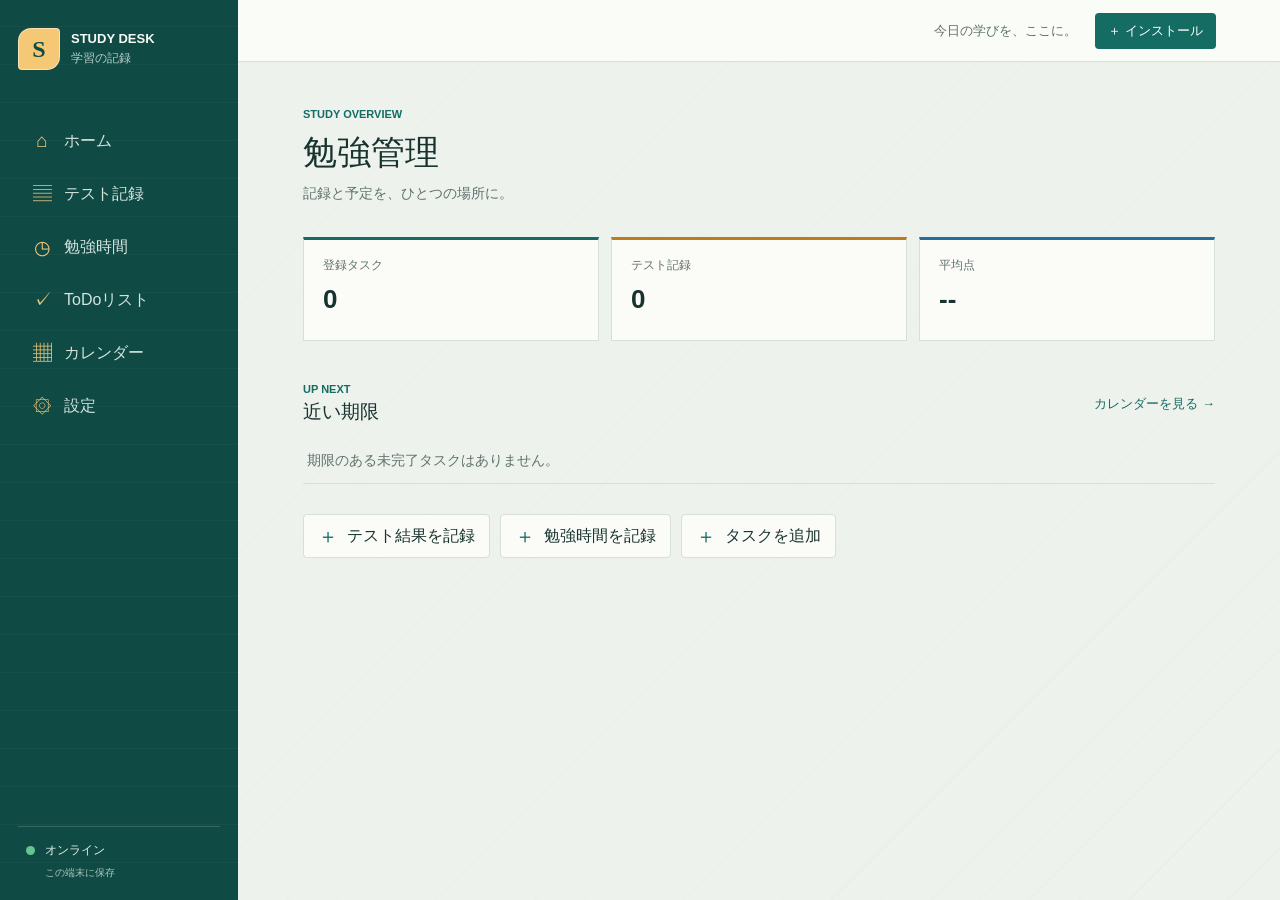
<file: index.html>
<!doctype html>
<html lang="ja">
  <head>
    <meta charset="utf-8">
    <meta http-equiv="refresh" content="0; url=pwa/">
    <meta name="viewport" content="width=device-width, initial-scale=1">
    <title>Study Desk</title>
  </head>
  <body>
    <p><a href="pwa/">Study Deskを開く</a></p>
  </body>
</html>
</file>
<file: pwa/styles.css>
:root {
  color-scheme: light;
  --ink: #18332f;
  --muted: #60716d;
  --paper: #fbfcf8;
  --canvas: #edf2ed;
  --line: #d6dfd8;
  --green: #146c63;
  --green-dark: #104a45;
  --green-pale: #e4f1ec;
  --blue: #286c9c;
  --blue-pale: #e8f1f8;
  --red: #bb4b42;
  --red-pale: #faeae6;
  --amber: #bc7b1d;
  --shadow: 0 12px 34px rgb(24 51 47 / 7%);
  font-family: "Yu Gothic UI", "Hiragino Kaku Gothic ProN", Meiryo, sans-serif;
  color: var(--ink);
  background: var(--canvas);
  font-synthesis: none;
  text-rendering: optimizeLegibility;
}

html[data-theme="dark"] {
  color-scheme: dark;
  --ink: #e4eee9;
  --muted: #a4b5ad;
  --paper: #1d2a27;
  --canvas: #111a18;
  --line: #394943;
  --green: #70c8ae;
  --green-dark: #0c302d;
  --green-pale: #29473f;
  --blue: #8bc6ed;
  --red: #f09a8e;
  --amber: #e8b861;
  --shadow: 0 12px 34px rgb(0 0 0 / 24%);
}

* {
  box-sizing: border-box;
}

body {
  min-width: 320px;
  min-height: 100vh;
  margin: 0;
  background:
    repeating-linear-gradient(135deg, transparent 0 34px, rgb(20 108 99 / 2%) 34px 35px),
    var(--canvas);
  letter-spacing: 0;
}

button,
input,
select {
  font: inherit;
  letter-spacing: 0;
}

button {
  color: inherit;
}

button:focus-visible,
a:focus-visible,
input:focus-visible,
select:focus-visible {
  outline: 3px solid #e2a54a;
  outline-offset: 3px;
}

.app-shell {
  min-height: 100vh;
}

.sidebar {
  position: fixed;
  z-index: 5;
  inset: 0 auto 0 0;
  display: flex;
  width: 238px;
  flex-direction: column;
  padding: 28px 18px 20px;
  color: #f5faf7;
  background: var(--green-dark);
  background-image: repeating-linear-gradient(0deg, transparent 0 37px, rgb(255 255 255 / 3%) 37px 38px);
}

.brand {
  display: flex;
  align-items: center;
  gap: 11px;
  color: inherit;
  text-decoration: none;
}

.brand-mark {
  display: grid;
  width: 42px;
  aspect-ratio: 1;
  place-items: center;
  border: 1px solid rgb(255 255 255 / 45%);
  border-radius: 13px 4px 13px 4px;
  color: var(--green-dark);
  background: #f4c875;
  font-family: Georgia, "Yu Mincho", serif;
  font-size: 24px;
  font-weight: 700;
}

.brand strong,
.brand small {
  display: block;
}

.brand strong {
  font-size: 13px;
}

.brand small {
  margin-top: 4px;
  color: #b6d0c7;
  font-size: 12px;
}

.main-nav {
  display: grid;
  gap: 7px;
  margin-top: 48px;
}

.main-nav button,
.mobile-nav button {
  display: flex;
  align-items: center;
  gap: 12px;
  min-height: 46px;
  padding: 0 13px;
  border: 1px solid transparent;
  border-radius: 5px;
  color: #d4e4de;
  background: transparent;
  text-align: left;
  cursor: pointer;
}

.main-nav button:hover,
.main-nav button.is-active {
  border-color: rgb(255 255 255 / 14%);
  color: #fff;
  background: rgb(255 255 255 / 10%);
}

.nav-symbol {
  width: 20px;
  color: #f4c875;
  font-size: 19px;
  text-align: center;
}

.sidebar-foot {
  display: grid;
  grid-template-columns: 10px 1fr;
  align-items: center;
  gap: 7px 9px;
  margin-top: auto;
  padding: 15px 8px 0;
  border-top: 1px solid rgb(255 255 255 / 16%);
  color: #e2eee8;
  font-size: 12px;
}

.sidebar-foot small {
  grid-column: 2;
  color: #a9c5bb;
}

.status-dot,
.legend-dot {
  width: 9px;
  height: 9px;
  border-radius: 50%;
  background: #67c491;
}

.status-dot.is-offline {
  background: #e7a44a;
}

.workspace {
  min-height: 100vh;
  margin-left: 238px;
}

.topbar {
  position: sticky;
  z-index: 4;
  top: 0;
  display: flex;
  min-height: 62px;
  align-items: center;
  justify-content: flex-end;
  gap: 18px;
  padding: 0 5vw;
  border-bottom: 1px solid var(--line);
  background: rgb(251 252 248 / 94%);
  backdrop-filter: blur(12px);
}

.topbar-note {
  color: var(--muted);
  font-size: 13px;
}

.install-button,
.primary-button,
.secondary-button,
.action-link,
.month-button,
.text-button,
.icon-button {
  border: 0;
  cursor: pointer;
}

.install-button {
  min-height: 36px;
  padding: 0 13px;
  border-radius: 4px;
  color: white;
  background: var(--green);
  font-size: 13px;
}

.install-button[hidden] {
  display: none;
}

.main-content {
  width: min(1040px, 100%);
  margin: 0 auto;
  padding: 46px 5vw 80px;
}

.screen[hidden] {
  display: none;
}

.page-heading {
  margin-bottom: 34px;
}

.eyebrow {
  margin: 0 0 10px;
  color: var(--green);
  font-size: 11px;
  font-weight: 700;
}

h1,
h2,
p {
  margin-top: 0;
}

h1,
h2 {
  color: var(--ink);
}

h1 {
  margin-bottom: 9px;
  font-family: Georgia, "YU Gothic UI";
  font-size: 34px;
  font-weight: 600;
}

.page-lead {
  margin-bottom: 0;
  color: var(--muted);
  font-size: 14px;
}

.metric-grid {
  display: grid;
  grid-template-columns: repeat(3, minmax(0, 1fr));
  gap: 12px;
  margin-bottom: 42px;
}

.metric {
  min-height: 104px;
  padding: 17px 19px;
  border: 1px solid var(--line);
  border-top: 3px solid var(--green);
  background: var(--paper);
}

.metric:nth-child(2) {
  border-top-color: var(--amber);
}

.metric:nth-child(3) {
  border-top-color: var(--blue);
}

.metric span,
.metric strong {
  display: block;
}

.metric span,
.score-summary span {
  color: var(--muted);
  font-size: 12px;
}

.metric strong {
  margin-top: 10px;
  font-size: 26px;
}

.metric small {
  margin-left: 4px;
  font-size: 13px;
}

.content-section {
  margin-top: 32px;
}

.section-heading {
  display: flex;
  align-items: center;
  justify-content: space-between;
  gap: 16px;
  margin-bottom: 14px;
}

.section-heading h2,
.form-heading h2,
.calendar-toolbar h2 {
  margin-bottom: 0;
  font-size: 19px;
}

.section-heading .eyebrow {
  margin-bottom: 4px;
}

.text-button {
  padding: 8px 0 8px 8px;
  color: var(--green);
  background: transparent;
  font-size: 13px;
}

.upcoming-list,
.todo-list {
  margin: 0;
  padding: 0;
  list-style: none;
}

.upcoming-list li {
  display: flex;
  align-items: baseline;
  gap: 18px;
  padding: 13px 4px;
  border-bottom: 1px solid var(--line);
  font-size: 14px;
}

.upcoming-list time,
.todo-copy time {
  flex: 0 0 auto;
  color: var(--green);
  font-size: 12px;
  font-weight: 700;
}

.upcoming-scope,
.todo-scope {
  display: block;
  margin-top: 4px;
  color: var(--muted);
  font-size: 11px;
  font-weight: 400;
}

.empty-state {
  color: var(--muted);
  font-size: 13px;
}

.quick-actions {
  display: flex;
  flex-wrap: wrap;
  gap: 10px;
  margin-top: 30px;
}

.action-link {
  display: flex;
  min-height: 44px;
  align-items: center;
  gap: 9px;
  padding: 0 14px;
  border: 1px solid var(--line);
  border-radius: 4px;
  background: var(--paper);
}

.action-link span {
  color: var(--green);
  font-size: 20px;
}

.entry-form {
  display: grid;
  gap: 17px;
  max-width: 680px;
  margin-bottom: 40px;
  padding: 22px;
  border: 1px solid var(--line);
  border-left: 4px solid var(--green);
  background: var(--paper);
}

.form-heading {
  display: flex;
  align-items: center;
  gap: 12px;
  margin-bottom: 2px;
}

.form-index {
  color: var(--amber);
  font-family: Georgia, "Yu Mincho", serif;
  font-size: 17px;
}

.entry-form label {
  display: grid;
  gap: 7px;
  color: var(--ink);
  font-size: 13px;
  font-weight: 700;
}

.entry-form input,
.select-label select {
  width: 100%;
  min-height: 43px;
  padding: 9px 11px;
  border: 1px solid #bccbc2;
  border-radius: 3px;
  color: var(--ink);
  background: #fff;
}

.entry-form input::placeholder {
  color: #929f99;
  font-weight: 400;
}

.form-row {
  display: grid;
  grid-template-columns: 1fr 150px;
  gap: 13px;
}

.date-label span {
  display: inline;
  color: var(--muted);
  font-size: 11px;
  font-weight: 400;
}

.primary-button {
  display: flex;
  min-height: 45px;
  align-items: center;
  justify-content: center;
  gap: 10px;
  padding: 0 18px;
  border-radius: 3px;
  color: white;
  background: var(--green);
  font-weight: 700;
}

.primary-button:hover,
.install-button:hover {
  background: #0f574f;
}

.table-wrap {
  overflow-x: auto;
  border-top: 1px solid var(--line);
}

table {
  width: 100%;
  border-collapse: collapse;
  background: var(--paper);
  text-align: left;
}

th,
td {
  padding: 12px 10px;
  border-bottom: 1px solid var(--line);
  font-size: 13px;
}

th {
  color: var(--muted);
  font-size: 11px;
}

.score-cell {
  color: var(--green-dark);
  font-weight: 700;
}

.score-cell small {
  margin-left: 3px;
}

.icon-button {
  padding: 6px 8px;
  border: 1px solid var(--line);
  border-radius: 3px;
  color: var(--muted);
  background: transparent;
  font-size: 11px;
}

.icon-button:hover {
  border-color: var(--red);
  color: var(--red);
}

.score-summary,
.data-counts {
  display: flex;
  gap: 20px;
  margin: 15px 0;
}

.study-period-tabs {
  display: flex;
  flex-wrap: wrap;
  gap: 4px;
  padding: 3px;
  border: 1px solid var(--line);
  border-radius: 4px;
  background: var(--paper);
}

.study-period-tabs button {
  min-height: 34px;
  padding: 0 11px;
  border: 0;
  border-radius: 3px;
  color: var(--muted);
  background: transparent;
  font-size: 12px;
  cursor: pointer;
}

.study-period-tabs button[aria-pressed="true"] {
  color: white;
  background: var(--green);
}

.study-chart-section {
  max-width: 940px;
}

.study-chart-toolbar {
  margin: 20px 0 10px;
}

.study-summary {
  display: flex;
  align-items: baseline;
  gap: 9px;
  margin: 0 0 12px;
  color: var(--muted);
  font-size: 12px;
}

.study-summary strong {
  color: var(--ink);
  font-size: 20px;
}

.study-summary span:last-child {
  margin-left: auto;
}

.study-chart-unit {
  margin: -5px 0 8px;
  color: var(--muted);
  font-size: 10px;
  text-align: right;
}

.study-chart-scroll {
  overflow-x: auto;
  padding: 8px 4px 0;
  border: 1px solid var(--line);
  background: var(--paper);
}

.study-chart {
  display: grid;
  min-width: 620px;
  height: 245px;
  grid-auto-columns: minmax(0, 1fr);
  grid-auto-flow: column;
  gap: 5px;
  align-items: end;
}

.study-chart[data-period="daily"] {
  min-width: 720px;
}

.study-bar-column {
  display: grid;
  min-width: 0;
  height: 100%;
  grid-template-rows: 27px minmax(0, 1fr) 25px;
  align-items: end;
  text-align: center;
}

.study-bar-value,
.study-bar-label {
  overflow: hidden;
  color: var(--muted);
  font-size: 9px;
  text-overflow: clip;
  white-space: nowrap;
}

.study-bar-value {
  align-self: center;
}

.study-bar-label {
  align-self: center;
}

.study-bar-track {
  display: flex;
  height: 100%;
  align-items: end;
  justify-content: center;
  border-bottom: 1px solid var(--line);
  background: repeating-linear-gradient(to top, transparent 0 39px, var(--line) 40px);
}

.study-bar {
  width: min(72%, 28px);
  min-height: 0;
  border-radius: 3px 3px 0 0;
  background: var(--green);
}

.study-entry-form {
  max-width: 680px;
}

.score-summary div {
  display: grid;
  gap: 5px;
}

.score-summary strong {
  font-size: 15px;
}

.select-label select {
  width: auto;
  min-width: 150px;
  min-height: 38px;
  font-size: 12px;
}

.todo-row {
  display: grid;
  grid-template-columns: 28px minmax(0, 1fr) auto;
  align-items: center;
  gap: 12px;
  min-height: 65px;
  padding: 10px 4px;
  border-bottom: 1px solid var(--line);
}

.todo-actions {
  display: flex;
  gap: 6px;
}

.todo-edit-button:hover {
  border-color: var(--green);
  color: var(--green);
}

.todo-edit-form {
  display: grid;
  grid-column: 2 / -1;
  grid-template-columns: minmax(0, 1fr) minmax(0, 1fr) minmax(130px, 190px) auto;
  align-items: end;
  gap: 9px;
}

.todo-edit-form label {
  display: grid;
  gap: 5px;
  color: var(--muted);
  font-size: 11px;
  font-weight: 700;
}

.todo-edit-form input {
  width: 100%;
  min-height: 38px;
  padding: 7px 9px;
  border: 1px solid #bccbc2;
  border-radius: 3px;
  color: var(--ink);
  background: white;
  font-size: 12px;
}

.todo-edit-actions {
  display: flex;
  gap: 6px;
}

.todo-edit-actions .primary-button,
.todo-edit-actions .secondary-button {
  min-height: 38px;
  padding: 0 10px;
  font-size: 11px;
}

.todo-check {
  position: relative;
  display: grid;
  width: 25px;
  height: 25px;
  place-items: center;
}

.todo-check input {
  position: absolute;
  width: 25px;
  height: 25px;
  margin: 0;
  opacity: 0;
  cursor: pointer;
}

.checkmark {
  width: 21px;
  height: 21px;
  border: 1px solid #91a49a;
  border-radius: 3px;
  background: var(--paper);
}

.todo-check input:checked + .checkmark {
  border-color: var(--green);
  background: var(--green);
}

.todo-check input:checked + .checkmark::after {
  display: block;
  width: 6px;
  height: 11px;
  margin: 2px 0 0 6px;
  border: solid #fff;
  border-width: 0 2px 2px 0;
  content: "";
  transform: rotate(45deg);
}

.todo-copy {
  display: grid;
  gap: 5px;
  min-width: 0;
}

.todo-copy strong {
  overflow-wrap: anywhere;
  font-size: 14px;
}

.todo-row.is-done .todo-copy strong {
  color: var(--muted);
  text-decoration: line-through;
}

.todo-row.is-done .todo-copy time {
  color: var(--muted);
}

.completed-section {
  margin-top: 38px;
}

.calendar-section {
  max-width: 940px;
  padding: 18px;
  border: 1px solid var(--line);
  background: var(--paper);
}

.calendar-toolbar {
  display: grid;
  grid-template-columns: 42px 1fr 42px;
  align-items: center;
  gap: 10px;
  margin-bottom: 17px;
  text-align: center;
}

.month-button {
  width: 42px;
  height: 40px;
  border: 1px solid var(--line);
  border-radius: 3px;
  background: white;
  font-size: 20px;
}

.month-button:hover {
  color: var(--green);
  border-color: var(--green);
}

.calendar-grid {
  display: grid;
  grid-template-columns: repeat(7, minmax(0, 1fr));
  gap: 4px;
}

.weekday,
.calendar-day {
  min-width: 0;
  border: 1px solid var(--line);
}

.weekday {
  padding: 8px 4px;
  background: #f1f5f1;
  font-size: 12px;
  font-weight: 700;
  text-align: center;
}

.weekday.saturday,
.calendar-day.saturday {
  color: var(--blue);
}

.weekday.sunday,
.calendar-day.sunday {
  color: var(--red);
}

.calendar-day {
  min-height: 96px;
  padding: 7px;
  background: white;
}

.calendar-day.saturday {
  background: #f4f8fb;
}

.calendar-day.sunday {
  background: #fdf6f4;
}

.calendar-day.outside-month {
  color: #9aa69f;
  background: #f1f3f0;
}

.calendar-day.is-today {
  border: 2px solid #c17a13;
  background: #fff8e8;
}

.calendar-date {
  display: flex;
  align-items: center;
  gap: 6px;
  margin-bottom: 5px;
  color: var(--ink);
  font-size: 12px;
  font-weight: 700;
}

.calendar-date-number {
  display: inline-grid;
  width: 25px;
  height: 25px;
  flex: 0 0 auto;
  place-items: center;
  border-radius: 50%;
}

.calendar-date.is-today .calendar-date-number {
  color: white;
  background: #a85d00;
}

.calendar-day.saturday .calendar-date {
  color: var(--blue);
}

.calendar-day.sunday .calendar-date {
  color: var(--red);
}

.calendar-task {
  display: block;
  overflow-wrap: anywhere;
  margin-top: 4px;
  padding: 4px 5px;
  border-left: 2px solid var(--green);
  color: var(--ink);
  background: var(--green-pale);
  font-size: 10px;
  line-height: 1.4;
}

.calendar-task small {
  display: block;
  margin-top: 2px;
  font-size: 9px;
  font-weight: 400;
}

.calendar-task.is-done {
  border-color: #87948d;
  color: var(--muted);
  background: #edf0ed;
  text-decoration: line-through;
}

.calendar-legend {
  display: flex;
  gap: 17px;
  margin-top: 13px;
  color: var(--muted);
  font-size: 11px;
}

.calendar-legend span {
  display: flex;
  align-items: center;
  gap: 6px;
}

.done-dot {
  background: #87948d;
}

.data-counts {
  padding: 13px 0;
  border-top: 1px solid var(--line);
  border-bottom: 1px solid var(--line);
}

.data-counts p {
  margin: 0;
  color: var(--muted);
  font-size: 13px;
}

.data-counts strong {
  margin-left: 5px;
  color: var(--ink);
}

.transfer-section {
  max-width: 780px;
}

.transfer-row {
  display: grid;
  grid-template-columns: minmax(0, 1fr) auto auto;
  align-items: center;
  gap: 10px;
  padding: 15px 0;
  border-bottom: 1px solid var(--line);
}

.transfer-row > div {
  display: grid;
  gap: 5px;
}

.transfer-row strong {
  font-size: 13px;
}

.transfer-row span {
  color: var(--muted);
  font-size: 11px;
}

.secondary-button {
  display: inline-flex;
  min-height: 36px;
  align-items: center;
  justify-content: center;
  padding: 0 11px;
  border: 1px solid var(--line);
  border-radius: 3px;
  color: var(--ink);
  background: white;
  font-size: 11px;
  white-space: nowrap;
}

.secondary-button:hover {
  border-color: var(--green);
  color: var(--green);
}

.settings-section,
.transfer-section {
  max-width: 780px;
}

.settings-card {
  display: grid;
  grid-template-columns: minmax(0, 1fr) auto;
  align-items: center;
  gap: 16px;
  padding: 17px 0;
  border-bottom: 1px solid var(--line);
}

.settings-card > div {
  display: grid;
  gap: 5px;
}

.settings-card strong {
  font-size: 13px;
}

.settings-card span,
.settings-note {
  color: var(--muted);
  font-size: 12px;
  line-height: 1.6;
}

.settings-control {
  display: grid;
  gap: 6px;
  color: var(--muted);
  font-size: 11px;
}

.settings-control select {
  min-width: 170px;
  min-height: 38px;
  padding: 6px 9px;
  border: 1px solid var(--line);
  border-radius: 3px;
  color: var(--ink);
  background: var(--paper);
}

.notification-timing-options {
  display: flex;
  flex-wrap: wrap;
  gap: 10px 14px;
  margin-top: 4px;
}

.notification-timing-options label {
  display: inline-flex;
  align-items: center;
  gap: 6px;
  color: var(--ink);
  font-size: 12px;
  line-height: 1.5;
}

.notification-timing-options input {
  accent-color: var(--green);
}

.notification-settings .secondary-button {
  min-width: 150px;
  font-size: 12px;
}

.notification-settings .secondary-button:disabled {
  opacity: 0.6;
  cursor: not-allowed;
}

.notification-settings .settings-control,
.settings-note {
  grid-column: 1 / -1;
}

.settings-note {
  margin: 0;
}

.update-history {
  display: grid;
  gap: 0;
  margin: 0;
  padding: 0;
  list-style: none;
}

.update-history li {
  display: grid;
  grid-template-columns: 105px minmax(0, 1fr);
  gap: 14px;
  padding: 15px 4px;
  border-bottom: 1px solid var(--line);
}

.update-history time {
  color: var(--green);
  font-size: 12px;
  font-weight: 700;
}

.update-history li div {
  display: grid;
  gap: 5px;
}

.update-history strong {
  font-size: 13px;
}

.update-history span {
  color: var(--muted);
  font-size: 12px;
  line-height: 1.6;
}

.file-button {
  position: relative;
  overflow: hidden;
  cursor: pointer;
}

.file-button input {
  position: absolute;
  inset: 0;
  opacity: 0;
  cursor: pointer;
}

.privacy-note {
  max-width: 780px;
  margin-top: 22px;
  color: var(--muted);
  font-size: 12px;
  line-height: 1.7;
}

.mobile-brand,
.mobile-nav {
  display: none;
}

.visually-hidden {
  position: absolute;
  overflow: hidden;
  width: 1px;
  height: 1px;
  clip: rect(0, 0, 0, 0);
  white-space: nowrap;
  clip-path: inset(50%);
}

@media (max-width: 760px) {
  .sidebar {
    display: none;
  }

  .workspace {
    margin-left: 0;
  }

  .topbar {
    justify-content: space-between;
    min-height: 58px;
    padding: 0 16px;
  }

  .mobile-brand {
    display: flex;
    align-items: center;
    gap: 8px;
    font-size: 12px;
  }

  .mobile-brand .brand-mark {
    width: 31px;
    border-radius: 9px 3px 9px 3px;
    font-size: 18px;
  }

  .topbar-note {
    display: none;
  }

  .install-button {
    min-height: 34px;
    padding: 0 9px;
    font-size: 11px;
  }

  .main-content {
    padding: 30px 16px calc(96px + env(safe-area-inset-bottom));
  }

  .page-heading {
    margin-bottom: 25px;
  }

  h1 {
    font-size: 29px;
  }

  .metric-grid {
    gap: 7px;
    margin-bottom: 32px;
  }

  .metric {
    min-height: 88px;
    padding: 12px 9px;
  }

  .metric span {
    font-size: 10px;
  }

  .metric strong {
    font-size: 21px;
  }

  .study-section-heading {
    align-items: flex-start;
    flex-direction: column;
  }

  .study-period-tabs {
    width: 100%;
  }

  .study-period-tabs button {
    flex: 1;
  }

  .study-chart {
    height: 220px;
  }

  .form-row {
    grid-template-columns: minmax(0, 1fr) 105px;
    gap: 9px;
  }

  .entry-form {
    padding: 17px 14px;
  }

  .todo-edit-form {
    grid-template-columns: minmax(0, 1fr) minmax(0, 1fr);
  }

  .todo-edit-actions {
    grid-column: 1 / -1;
  }

  .todo-edit-actions button {
    flex: 1;
  }

  .calendar-section {
    padding: 11px 8px;
  }

  .calendar-grid {
    gap: 2px;
  }

  .weekday {
    padding: 7px 1px;
    font-size: 11px;
  }

  .calendar-day {
    min-height: 72px;
    padding: 4px 3px;
  }

  .calendar-date {
    gap: 3px;
    margin-bottom: 3px;
    font-size: 10px;
  }

  .calendar-date-number {
    width: 21px;
    height: 21px;
  }

  .calendar-task {
    margin-top: 3px;
    padding: 3px 2px;
    font-size: 9px;
  }

  .transfer-row {
    grid-template-columns: 1fr 1fr;
    gap: 8px;
  }

  .settings-card {
    grid-template-columns: 1fr;
    gap: 12px;
  }

  .settings-control select,
  .notification-settings .secondary-button {
    width: 100%;
  }

  .notification-settings .settings-control,
  .settings-note {
    grid-column: auto;
  }

  .update-history li {
    grid-template-columns: 1fr;
    gap: 6px;
  }

  .transfer-row > div {
    grid-column: 1 / -1;
  }

  .secondary-button {
    width: 100%;
    padding: 0 6px;
    white-space: normal;
    text-align: center;
  }

  .mobile-nav {
    position: fixed;
    z-index: 10;
    inset: auto 0 0;
    display: grid;
    grid-template-columns: repeat(6, minmax(0, 1fr));
    padding: 7px 5px calc(7px + env(safe-area-inset-bottom));
    border-top: 1px solid var(--line);
    background: rgb(251 252 248 / 97%);
    backdrop-filter: blur(12px);
  }

  .mobile-nav button {
    display: grid;
    min-width: 0;
    min-height: 48px;
    justify-items: center;
    align-content: center;
    gap: 2px;
    padding: 2px;
    border-radius: 4px;
    color: var(--muted);
    font-size: 9px;
    text-align: center;
  }

  .mobile-nav button span {
    font-size: 17px;
    line-height: 1.1;
  }

  .mobile-nav button.is-active {
    color: var(--green);
    background: var(--green-pale);
  }
}

@media (max-width: 380px) {
  .main-content {
    padding-right: 11px;
    padding-left: 11px;
  }

  .calendar-section {
    margin-right: -4px;
    margin-left: -4px;
    padding-right: 5px;
    padding-left: 5px;
  }

  .calendar-day {
    min-height: 65px;
    padding-right: 2px;
    padding-left: 2px;
  }
}

html[data-theme="dark"] .topbar,
html[data-theme="dark"] .mobile-nav {
  border-color: var(--line);
  background: rgb(24 35 32 / 96%);
}

html[data-theme="dark"] .entry-form input,
html[data-theme="dark"] .select-label select,
html[data-theme="dark"] .todo-edit-form input,
html[data-theme="dark"] .month-button,
html[data-theme="dark"] .secondary-button,
html[data-theme="dark"] .settings-control select,
html[data-theme="dark"] table,
html[data-theme="dark"] .calendar-day {
  border-color: var(--line);
  color: var(--ink);
  background: #1a2623;
}

html[data-theme="dark"] .weekday {
  border-color: var(--line);
  background: #263630;
}

html[data-theme="dark"] .calendar-day.saturday {
  background: #1b2b32;
}

html[data-theme="dark"] .calendar-day.sunday {
  background: #302322;
}

html[data-theme="dark"] .calendar-day.outside-month {
  color: #788780;
  background: #18211f;
}

html[data-theme="dark"] .calendar-day.is-today {
  border-color: #e1aa48;
  background: #38301f;
}

html[data-theme="dark"] .calendar-date-number {
  color: var(--ink);
}

html[data-theme="dark"] .calendar-date.is-today .calendar-date-number {
  color: #1d211c;
  background: #e1aa48;
}

html[data-theme="dark"] .calendar-task {
  color: var(--ink);
  background: #29473f;
}

html[data-theme="dark"] .calendar-task.is-done {
  color: var(--muted);
  background: #303b37;
}

html[data-theme="dark"] .transfer-row,
html[data-theme="dark"] .todo-row,
html[data-theme="dark"] .upcoming-list li,
html[data-theme="dark"] th,
html[data-theme="dark"] td {
  border-color: var(--line);
}
</file>
